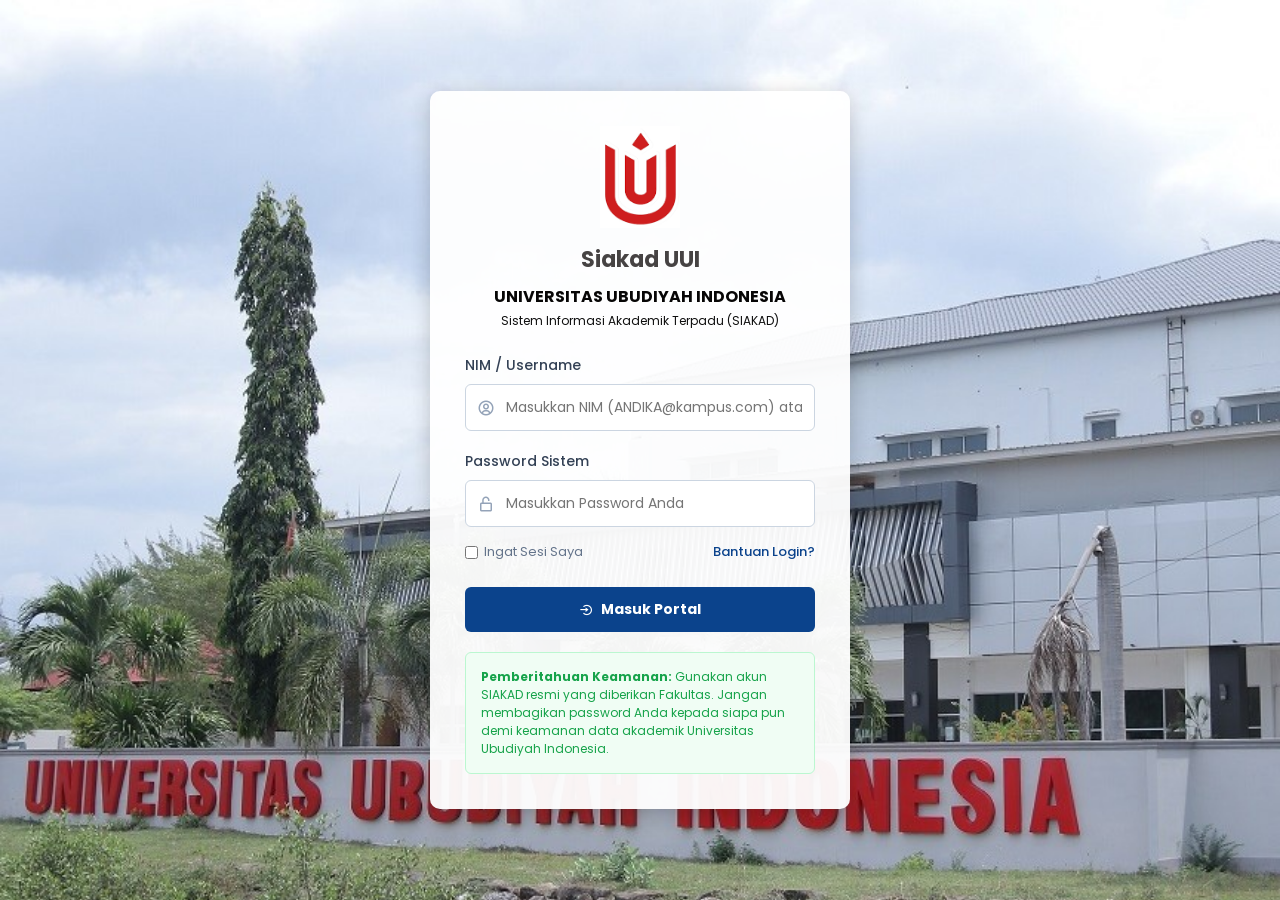
<file: index.html>
<!DOCTYPE html>
<html lang="en">
<head>
    <meta charset="UTF-8">
    <meta name="viewport" content="width=device-width, initial-scale=1.0">
    <title>SIAKAD - Universitas Ubudiyah Indonesia</title>
    <link href="https://fonts.googleapis.com/css2?family=Poppins:wght@300;400;500;600;700&display=swap" rel="stylesheet">
    <link href='https://unpkg.com/boxicons@2.1.4/css/boxicons.min.css' rel='stylesheet'>
    
    <style>
        /* ==========================================
           1. RESET & BASE STYLES 
           ========================================== */
        * {
            margin: 0;
            padding: 0;
            box-sizing: border-box;
            font-family: 'Poppins', sans-serif;
        }

        :root {
            --siakad-blue: #0f172a; 
            --siakad-accent: #0284c7; 
            --primary-hover: #0369a1;
            --bg-body: #f1f5f9;
            --text-main: #1e293b;
            --text-muted: #64748b;
            --border-color: #e2e8f0;
            --success: #10b981;
            --warning: #f59e0b;
            --danger: #ef4444;
            --sidebar-width: 260px;
        }

        body {
            background-color: var(--bg-body);
            color: var(--text-main);
            overflow-x: hidden;
        }

        /* Utility classes for page routing */
        .page {
            display: none !important;
            min-height: 100vh;
            width: 100%;
        }

        .page.active {
            display: block !important;
        }
        
        #login-page.page.active {
            display: flex !important;
        }
        /* ==========================================
           2. SIAKAD LOGIN STYLES 
           ========================================== */
        .siakad-btn:hover {
            background-color: #08336e !important;
        }

        .siakad-input-wrapper i {
            position: absolute;
            left: 12px;
            top: 50%;
            transform: translateY(-50%);
            color: #94a3b8;
            font-size: 18px;
        }

        /* ==========================================
           3. DASHBOARD GENERAL LAYOUT 
           ========================================== */
        .dashboard-container {
            display: flex;
            min-height: 100vh;
            width: 100%;
        }

        /* Sidebar Styling */
        .sidebar {
            width: var(--sidebar-width);
            background-color: var(--siakad-blue);
            color: white;
            display: flex;
            flex-direction: column;
            position: fixed;
            height: 100vh;
            left: 0;
            top: 0;
            z-index: 100;
            transition: all 0.3s ease;
        }

        .sidebar-header {
            padding: 24px;
            display: flex;
            align-items: center;
            gap: 12px;
            border-bottom: 1px solid rgba(255,255,255,0.1);
        }

        .sidebar-header img {
            width: 40px;
            height: auto;
        }

        .sidebar-brand h1 {
            font-size: 16px;
            font-weight: 700;
            letter-spacing: 0.5px;
        }

        .sidebar-brand p {
            font-size: 11px;
            color: #94a3b8;
        }

        .sidebar-menu {
            flex: 1;
            padding: 24px 16px;
            display: flex;
            flex-direction: column;
            gap: 8px;
        }

        .menu-links a {
            display: flex;
            align-items: center;
            gap: 14px;
            padding: 12px 16px;
            color: #94a3b8;
            text-decoration: none;
            border-radius: 8px;
            font-size: 14px;
            font-weight: 500;
            transition: all 0.2s ease;
        }

        .menu-links a:hover, .menu-links a.active {
            color: white;
            background-color: rgba(255, 255, 255, 0.08);
        }

        .menu-links a.active {
            background-color: var(--siakad-accent);
        }

        .menu-links a i {
            font-size: 20px;
        }

        .sidebar-footer {
            padding: 16px;
            border-top: 1px solid rgba(255,255,255,0.1);
        }

        .btn-logout {
            width: 100%;
            display: flex;
            align-items: center;
            gap: 12px;
            padding: 12px;
            background: rgba(239, 68, 68, 0.1);
            color: #f87171;
            border: none;
            border-radius: 8px;
            cursor: pointer;
            font-weight: 500;
            font-size: 14px;
            transition: all 0.2s;
        }

        .btn-logout:hover {
            background: #ef4444;
            color: white;
        }

        /* Main Content Styling */
        .main-content {
            margin-left: var(--sidebar-width);
            flex: 1;
            padding: 32px;
            min-height: 100vh;
        }

        .top-navbar {
            display: flex;
            justify-content: space-between;
            align-items: center;
            margin-bottom: 32px;
            background: white;
            padding: 16px 24px;
            border-radius: 12px;
            box-shadow: 0 1px 3px rgba(0,0,0,0.05);
        }

        .page-title h2 {
            font-size: 20px;
            font-weight: 600;
        }

        .user-profile-top {
            display: flex;
            align-items: center;
            gap: 12px;
        }

        .user-info-text {
            text-align: right;
        }

        .user-info-text .name {
            font-size: 14px;
            font-weight: 600;
            display: block;
        }

        .user-info-text .role {
            font-size: 12px;
            color: var(--text-muted);
        }

        .avatar-circle {
            width: 40px;
            height: 40px;
            border-radius: 50%;
            background-color: var(--siakad-accent);
            color: white;
            display: flex;
            align-items: center;
            justify-content: center;
            font-weight: 600;
        }

        /* ==========================================
           4. MAHASISWA DASHBOARD STYLES 
           ========================================== */
        .welcome-banner {
            background: linear-gradient(135deg, #1e293b 0%, #0f172a 100%);
            color: white;
            padding: 32px;
            border-radius: 16px;
            margin-bottom: 32px;
            position: relative;
            overflow: hidden;
            box-shadow: 0 4px 6px -1px rgba(0,0,0,0.1);
        }

        .welcome-banner h3 {
            font-size: 24px;
            margin-bottom: 8px;
        }

        .welcome-banner p {
            color: #94a3b8;
            font-size: 14px;
            max-width: 600px;
        }

        .stats-grid {
            display: grid;
            grid-template-columns: repeat(auto-fit, minmax(220px, 1fr));
            gap: 24px;
            margin-bottom: 32px;
        }

        .stat-card {
            background: white;
            padding: 24px;
            border-radius: 12px;
            display: flex;
            align-items: center;
            justify-content: space-between;
            box-shadow: 0 1px 3px rgba(0,0,0,0.05);
            border: 1px solid var(--border-color);
        }

        .stat-details span {
            font-size: 13px;
            color: var(--text-muted);
            display: block;
            margin-bottom: 4px;
        }

        .stat-details h3 {
            font-size: 24px;
            font-weight: 700;
        }

        .stat-icon {
            width: 48px;
            height: 48px;
            border-radius: 10px;
            display: flex;
            align-items: center;
            justify-content: center;
            font-size: 24px;
        }

        .stat-icon.blue { background: rgba(2, 132, 199, 0.1); color: var(--siakad-accent); }
        .stat-icon.green { background: rgba(16, 185, 129, 0.1); color: var(--success); }
        .stat-icon.orange { background: rgba(245, 158, 11, 0.1); color: var(--warning); }

        .content-grid {
            display: grid;
            grid-template-columns: 2fr 1fr;
            gap: 24px;
        }

        .data-card {
            background: white;
            padding: 24px;
            border-radius: 12px;
            box-shadow: 0 1px 3px rgba(0,0,0,0.05);
            border: 1px solid var(--border-color);
        }

        .card-header {
            display: flex;
            justify-content: space-between;
            align-items: center;
            margin-bottom: 20px;
            padding-bottom: 12px;
            border-bottom: 1px solid var(--border-color);
        }

        .card-header h4 {
            font-size: 16px;
            font-weight: 600;
        }

        /* Table Design */
        .siakad-table-wrapper {
            overflow-x: auto;
        }

        .siakad-table {
            width: 100%;
            border-collapse: collapse;
            text-align: left;
            font-size: 14px;
        }

        .siakad-table th {
            background-color: #f8fafc;
            padding: 12px 16px;
            font-weight: 600;
            color: var(--text-muted);
            border-bottom: 2px solid var(--border-color);
        }

        .siakad-table td {
            padding: 14px 16px;
            border-bottom: 1px solid var(--border-color);
        }

        .badge {
            padding: 4px 8px;
            border-radius: 4px;
            font-size: 12px;
            font-weight: 500;
        }

        .badge.success { background: #d1fae5; color: #065f46; }
        .badge.info { background: #e0f2fe; color: #0369a1; }

        /* Timeline Info */
        .info-timeline {
            display: flex;
            flex-direction: column;
            gap: 16px;
        }

        .timeline-item {
            display: flex;
            gap: 12px;
        }

        .tl-icon {
            width: 32px;
            height: 32px;
            border-radius: 50%;
            background: #f1f5f9;
            display: flex;
            align-items: center;
            justify-content: center;
            font-size: 16px;
            flex-shrink: 0;
        }

        .tl-content h5 {
            font-size: 13px;
            font-weight: 600;
            margin-bottom: 2px;
        }

        .tl-content p {
            font-size: 12px;
            color: var(--text-muted);
            margin-bottom: 2px;
        }

        .tl-content span {
            font-size: 11px;
            color: var(--text-muted);
        }

        /* ==========================================
           5. ADMIN DASHBOARD STYLES 
           ========================================== */
        .sub-section {
            display: none;
        }

        .sub-section.active {
            display: block;
        }

        .admin-control-box {
            background: white;
            padding: 24px;
            border-radius: 12px;
            box-shadow: 0 1px 3px rgba(0,0,0,0.05);
            border: 1px solid var(--border-color);
            margin-bottom: 24px;
        }

        /* Toggle Switch */
        .switch-container {
            display: flex;
            align-items: center;
            gap: 16px;
        }

        .switch {
            position: relative;
            display: inline-block;
            width: 50px;
            height: 26px;
        }

        .switch input { 
            opacity: 0;
            width: 0;
            height: 0;
        }

        .slider {
            position: absolute;
            cursor: pointer;
            top: 0;
            left: 0;
            right: 0;
            bottom: 0;
            background-color: #cbd5e1;
            transition: .4s;
            border-radius: 34px;
        }

        .slider:before {
            position: absolute;
            content: "";
            height: 18px;
            width: 18px;
            left: 4px;
            bottom: 4px;
            background-color: white;
            transition: .4s;
            border-radius: 50%;
        }

        input:checked + .slider {
            background-color: var(--danger);
        }

        input:checked + .slider:before {
            transform: translateX(24px);
        }

        /* System Logs Container */
        .log-terminal {
            background-color: #0f172a;
            color: #38bdf8;
            font-family: 'Courier New', Courier, monospace;
            padding: 20px;
            border-radius: 8px;
            height: 350px;
            overflow-y: auto;
            font-size: 13px;
            box-shadow: inset 0 2px 8px rgba(0,0,0,0.5);
        }

        .log-item {
            margin-bottom: 8px;
            line-height: 1.4;
        }

        .log-time { color: #64748b; margin-right: 8px; }
        .log-status.info { color: #34d399; }
        .log-status.warning { color: #fbbf24; }
        .log-status.critical { color: #f87171; font-weight: bold; }
    </style>
</head>
<body>

    <div id="login-page" class="page active" style="background-image: url('bangunan ubudiyah1.jpg'); background-size: cover; background-position: center; min-height: 100vh; display: flex; align-items: center; justify-content: center; width: 100%;">
        
        <div class="siakad-login-wrapper" style="position: relative; z-index: 10000; width: 100%; max-width: 420px; background: rgba(255, 255, 255, 0.95); padding: 35px; border-radius: 10px; box-shadow: 0 4px 20px rgba(0,0,0,0.2); box-sizing: border-box; margin: 20px;">
            
            <div style="text-align: center; margin-bottom: 25px; width: 100%;">
                <img src="logo uui yang telah di edit.png" alt="Logo UUI" style="width: 80px; height: auto; margin-bottom: 15px; display: block; margin-left: auto; margin-right: auto;">
                <span style="font-weight: bold; font-size: 22px; color: #464343; display: block; margin-bottom: 10px;">Siakad UUI</span>
                <h2 style="margin: 0; font-size: 16px; color: #070606; font-weight: bold; line-height: 1.4;">UNIVERSITAS UBUDIYAH INDONESIA</h2>
                <p style="margin: 5px 0 0 0; font-size: 12px; color: #0f0f0f; line-height: 1.4;">Sistem Informasi Akademik Terpadu (SIAKAD)</p>
            </div>

            <div class="siakad-login-body">
                <form onsubmit="handleLogin(event)">
                    <label class="siakad-label" style="display: block; font-size: 14px; font-weight: 500; margin-bottom: 8px; color: #334155;">NIM / Username</label>
                    <div class="siakad-input-wrapper" style="position: relative; margin-bottom: 20px;">
                        <i class='bx bx-user-circle'></i>
                        <input type="text" id="usernameInput" placeholder="Masukkan NIM (ANDIKA@kampus.com) atau admin" required style="width: 100%; padding: 12px 12px 12px 40px; border: 1px solid #cbd5e1; border-radius: 6px; font-size: 14px; outline: none;">
                    </div>

                    <label class="siakad-label" style="display: block; font-size: 14px; font-weight: 500; margin-bottom: 8px; color: #334155;">Password Sistem</label>
                    <div class="siakad-input-wrapper" style="position: relative; margin-bottom: 15px;">
                        <i class='bx bx-lock-open-alt'></i>
                        <input type="password" id="passwordInput" placeholder="Masukkan Password Anda" required style="width: 100%; padding: 12px 12px 12px 40px; border: 1px solid #cbd5e1; border-radius: 6px; font-size: 14px; outline: none;">
                    </div>

                    <div style="display: flex; justify-content: space-between; align-items: center; margin-bottom: 25px; font-size: 13px;">
                        <label style="display: flex; align-items: center; gap: 6px; color: #64748b; cursor: pointer;">
                            <input type="checkbox" style="accent-color: #0b438c;"> Ingat Sesi Saya
                        </label>
                        <a href="#" style="color: #0b438c; text-decoration: none; font-weight: 500;">Bantuan Login?</a>
                    </div>

                    <button type="submit" class="siakad-btn" style="width: 100%; padding: 12px; background-color: #0b438c; color: white; border: none; border-radius: 6px; font-weight: bold; cursor: pointer; display: flex; align-items: center; justify-content: center; gap: 8px; font-size: 14px; transition: background 0.2s;">
                        <i class='bx bx-log-in-circle'></i> Masuk Portal
                    </button>
                </form>

                <div class="siakad-footer-notice" style="background-color: #f0fdf4; padding: 15px; border-radius: 6px; border: 1px solid #bbf7d0; margin-top: 20px; box-sizing: border-box;">
                    <p style="margin: 0; font-size: 12px; color: #16a34a; line-height: 1.5; text-align: left;">
                        <strong>Pemberitahuan Keamanan:</strong> Gunakan akun SIAKAD resmi yang diberikan Fakultas. Jangan membagikan password Anda kepada siapa pun demi keamanan data akademik Universitas Ubudiyah Indonesia.
                    </p>
                </div>
            </div> </div> </div> <div id="mahasiswa-page" class="page">
        <div class="dashboard-container">
            <aside class="sidebar">
                <div class="sidebar-header">
                    <img src="logo uui yang telah di edit.png" alt="Logo">
                    <div class="sidebar-brand">
                        <h1>SIAKAD UUI</h1>
                        <p>Portal Mahasiswa</p>
                    </div>
                </div>
                <nav class="sidebar-menu menu-links">
                    <a href="#" class="active"><i class='bx bx-grid-alt'></i> Dashboard Overview</a>
                    <a href="#"><i class='bx bx-book-open'></i> Kartu Rencana Studi (KRS)</a>
                    <a href="#"><i class='bx bx-file'></i> Hasil Studi KHS</a>
                    <a href="#"><i class='bx bx-money'></i> Keuangan & UKT</a>
                    <a href="#"><i class='bx bx-user'></i> Profil Akademik</a>
                </nav>
                <div class="sidebar-footer">
                    <button class="btn-logout" onclick="logoutSystem()"><i class='bx bx-log-out'></i> Keluar Portal</button>
                </div>
            </aside>

            <main class="main-content">
                <div class="top-navbar">
                    <div class="page-title">
                        <h2>Dashboard Overview</h2>
                    </div>
                    <div class="user-profile-top">
                        <div class="user-info-text">
                            <span class="name">ANDIKA RAMADHANA</span>
                            <span class="role">NIM: 2201010344</span>
                        </div>
                        <div class="avatar-circle">AR</div>
                    </div>
                </div>

                <div class="welcome-banner">
                    <h3>Halo, ANDIKA RAMADHANA!</h3>
                    <p>Selamat datang di Sistem Informasi Akademik Terpadu Universitas Ubudiyah Indonesia. Selalu pantau berkas akademik, jadwal perkuliahan, dan administrasi UKT Anda secara berkala.</p>
                </div>

                <div class="stats-grid">
                    <div class="stat-card">
                        <div class="stat-details">
                            <span>Indeks Prestasi Kumulatif (IPK)</span>
                            <h3>3.75</h3>
                        </div>
                        <div class="stat-icon blue"><i class='bx bx-trophy'></i></div>
                    </div>
                    <div class="stat-card">
                        <div class="stat-details">
                            <span>Total SKS Diambil</span>
                            <h3 id="dash-sks">0</h3>
                        </div>
                        <div class="stat-icon green"><i class='bx bx-book'></i></div>
                    </div>
                    <div class="stat-card">
                        <div class="stat-details">
                            <span>Status Semester</span>
                            <h3>Aktif (Smt 4)</h3>
                        </div>
                        <div class="stat-icon orange"><i class='bx bx-user-check'></i></div>
                    </div>
                </div>

                <div class="content-grid">
                    <div class="data-card">
                        <div class="card-header">
                            <h4>KRS Semester Berjalan (SIAKAD Aktif)</h4>
                            <span class="badge success">Disetujui Dosen Wali</span>
                        </div>
                        <div class="siakad-table-wrapper">
                            <table class="siakad-table">
                               <thead>
                                   <tr>
                                       <th>Kode</th>
                                       <th>Mata Kuliah</th>
                                       <th>SKS</th>
                                       <th>Dosen Pengampu</th>
                                   </tr>
                               </thead>
                               <tbody id="krs-table-body">
                                   </tbody>
                            </table>
                        </div>
                    </div>

                    <div class="data-card">
                        <div class="card-header">
                            <h4>Pengumuman Kampus</h4>
                        </div>
                        <div class="info-timeline">
                            <div class="timeline-item">
                                <div class="tl-icon"><i class='bx bx-notification' style='color: var(--siakad-accent);'></i></div>
                                <div class="tl-content">
                                    <h5>Pengisian KRS Genap 2026</h5>
                                    <p>Batas akhir pengisian KRS dan pembayaran UKT diperpanjang hingga akhir minggu ini.</p>
                                    <span>02 Juli 2026</span>
                                </div>
                            </div>
                            <div class="timeline-item">
                                <div class="tl-icon"><i class='bx bx-info-circle' style='color: var(--warning);'></i></div>
                                <div class="tl-content">
                                    <h5>UAS Praktikum Imk</h5>
                                    <p>Jangan lupa mengunggah file project rancangan aplikasi SIAKAD Anda ke repositori.</p>
                                    <span>28 Juni 2026</span>
                                </div>
                            </div>
                        </div>
                    </div>
                </div>
            </main>
        </div>
    </div>


    <div id="admin-page" class="page">
        <div class="dashboard-container">
            <aside class="sidebar" style="background-color: #1e293b;">
                <div class="sidebar-header" style="border-bottom: 1px solid rgba(255,255,255,0.05);">
                    <img src="logo uui yang telah di edit.png" alt="Logo">
                    <div class="sidebar-brand">
                        <h1>SIAKAD ADMIN</h1>
                        <p>Kontrol Sistem Utama</p>
                    </div>
                </div>
                <nav class="sidebar-menu menu-links">
                    <a href="#" id="nav-admin-logs" class="active" onclick="switchAdminSection('admin-logs')"><i class='bx bx-terminal'></i> Log Sistem & Kontrol</a>
                    <a href="#" id="nav-admin-mhs" onclick="switchAdminSection('admin-mhs')"><i class='bx bx-user-pin'></i> Manajemen Mahasiswa</a>
                </nav>
                <div class="sidebar-footer">
                    <button class="btn-logout" onclick="logoutSystem()"><i class='bx bx-log-out'></i> Keluar Admin</button>
                </div>
            </aside>

            <main class="main-content">
                <div class="top-navbar">
                    <div class="page-title">
                        <h2>Sistem Kontrol & Log Aplikasi</h2>
                    </div>
                    <div class="user-profile-top">
                        <div class="user-info-text">
                            <span class="name">Administrator Utama</span>
                            <span class="role" id="server-status"><i class='bx bx-server' style='color: var(--success);'></i> Server Status: Healthy</span>
                        </div>
                        <div class="avatar-circle" style="background-color: var(--danger);">AD</div>
                    </div>
                </div>

                <section id="admin-logs" class="sub-section active">
                    <div class="admin-control-box">
                        <div class="switch-container">
                            <label class="switch">
                                <input type="checkbox" id="maintenanceToggle" onchange="toggleMaintenance()">
                                <span class="slider"></span>
                            </label>
                            <div>
                                <h4 style="font-size: 15px; font-weight: 600;">Aktifkan Mode Perbaikan Sistem (Maintenance Mode)</h4>
                                <p style="font-size: 12px; color: var(--text-muted); margin-top: 2px;">Jika aktif, seluruh akun Mahasiswa biasa akan terisolasi dan ditolak masuk dengan pesan pemberitahuan sistem sedang dalam perbaikan.</p>
                            </div>
                        </div>
                    </div>

                    <div class="stats-grid" style="grid-template-columns: repeat(auto-fit, minmax(200px, 1fr));">
                        <div class="stat-card">
                            <div class="stat-details"><span>Total Log Hari Ini</span><h3>1,248</h3></div>
                            <div class="stat-icon blue"><i class='bx bx-list-check'></i></div>
                        </div>
                        <div class="stat-card">
                            <div class="stat-details"><span>Uptime Server</span><h3>99.9%</h3></div>
                            <div class="stat-icon green"><i class='bx bx-pulse'></i></div>
                        </div>
                        <div class="stat-card">
                            <div class="stat-details"><span>Error Terdeteksi</span><h3>12</h3></div>
                            <div class="stat-icon style" style="background: rgba(239, 68, 68, 0.1); color: var(--danger);"><i class='bx bx-bug-alt'></i></div>
                        </div>
                    </div>

                    <div class="data-card">
                        <div class="card-header">
                            <h4>Riwayat Log Sistem</h4>
                            <div style="display: flex; gap: 10px;">
                                <button style="padding: 6px 12px; font-size:12px; font-weight:500; cursor:pointer; background:#f1f5f9; border:1px solid #cbd5e1; border-radius:6px;"><i class='bx bx-refresh'></i> Refresh</button>
                                <button style="padding: 6px 12px; font-size:12px; font-weight:500; cursor:pointer; background:#1e293b; color:white; border:none; border-radius:6px;"><i class='bx bx-download' ></i> Download Log (.csv)</button>
                            </div>
                        </div>
                        <div class="log-terminal" id="logContainer">
                            </div>
                    </div>
                </section>

                <section id="admin-mhs" class="sub-section">
                    <div class="data-card">
                        <div class="card-header">
                            <h4>Daftar Mahasiswa Terdaftar di SIAKAD</h4>
                        </div>
                        <div class="siakad-table-wrapper">
                            <table class="siakad-table">
                                <thead>
                                    <tr>
                                        <th>NIM</th>
                                        <th>Nama Lengkap</th>
                                        <th>Program Studi</th>
                                        <th>SKS Genap</th>
                                        <th>Aksi Kontrol</th>
                                    </tr>
                                </thead>
                                <tbody>
                                    <tr>
                                        <td>2201010344</td>
                                        <td><strong>ANDIKA RAMADHANA</strong></td>
                                        <td>S1 Informatika</td>
                                        <td>15 SKS</td>
                                        <td><button style="padding: 4px 8px; font-size:12px; color:white; background:var(--siakad-accent); border:none; border-radius:4px; cursor:pointer;">Edit Data</button></td>
                                    </tr>
                                </tbody>
                            </table>
                        </div>
                    </div>
                </section>
            </main>
        </div>
    </div>

    <script>
        let isMaintenance = false;

        const daftarMataKuliahKRS = [
            { id: "mk1", kode: "INF301", nama: "Pemrograman Web Lanjut", sks: 3, dosen: "Rendra, M.Kom", diambil: true },
            { id: "mk2", kode: "INF302", nama: "Desain UI/UX Efektif", sks: 3, dosen: "Siti Rahma, M.Sc", diambil: true },
            { id: "mk3", kode: "INF303", nama: "Basis Data Terdistribusi", sks: 4, dosen: "Budi Utomo, Ph.D", diambil: true },
            { id: "mk4", kode: "INF304", nama: "Kecerdasan Buatan (AI)", sks: 3, dosen: "Prof. Dr. Irwan", diambil: true },
            { id: "mk5", kode: "INF305", nama: "Keamanan Jaringan Cyber", sks: 3, dosen: "Asrul Aziz, M.T", diambil: true },
        ];

        const riwayatNilaiKHS = [
            { kode: "INF101", nama: "Dasar Pemrograman", sks: 3, nilai: "A", bobot: "4.00" },
            { kode: "INF102", nama: "Matematika Diskrit", sks: 3, nilai: "A-", bobot: "3.75" },
            { kode: "INF201", nama: "Struktur Data & Algoritma", sks: 4, nilai: "B+", bobot: "3.50" },
            { kode: "INF202", nama: "Arsitektur Komputer", sks: 3, nilai: "A", bobot: "4.00" }
        ];

        function initData() {
            renderKRS();
            updateDashboardSKS();
        }

        function renderKRS() {
            const tableBody = document.getElementById('krs-table-body');
            if(!tableBody) return;
            tableBody.innerHTML = '';
            
            daftarMataKuliahKRS.forEach(mk => {
                if(mk.diambil) {
                    const row = `<tr>
                        <td>${mk.kode}</td>
                        <td><strong>${mk.nama}</strong></td>
                        <td>${mk.sks} SKS</td>
                        <td>${mk.dosen}</td>
                    </tr>`;
                    tableBody.innerHTML += row;
                }
            });
        }

        function updateDashboardSKS() {
            let total = 0;
            daftarMataKuliahKRS.forEach(mk => { if(mk.diambil) total += mk.sks; });
            document.getElementById('dash-sks').innerText = total;
        }

        function switchAdminSection(sectionId) {
            document.querySelectorAll('#admin-page .sub-section').forEach(s => {
                s.style.display = 'none';
            });
            document.querySelectorAll('#admin-page .sidebar .menu-links a').forEach(a => {
                a.classList.remove('active');
            });

            const targetSection = document.getElementById(sectionId);
            if (targetSection) {
                targetSection.style.display = 'block';
            }
            if(sectionId === 'admin-logs') {
                document.getElementById('nav-admin-logs').classList.add('active');
            } else if (sectionId === 'admin-mhs') {
                document.getElementById('nav-admin-mhs').classList.add('active');
            }
        }

        function handleLogin(event) {
            event.preventDefault(); 
            
            const user = document.getElementById('usernameInput').value.trim();

            if (user === 'admin') {
                switchPage('admin-page');
                addLog('INFO', 'Admin Panel dibuka.');
            } else {
                if (isMaintenance) {
                    alert('Sistem sedang Pemeliharaan! Akses mahasiswa ditutup sementara.');
                    return;
                }
                switchPage('mahasiswa-page');
                initData();
                addLog('INFO', `User ${user} berhasil login.`);
            }
        }

        function switchPage(pageId) {
            document.querySelectorAll('.page').forEach(p => p.classList.remove('active'));
            const target = document.getElementById(pageId);
            if(target) target.classList.add('active');
        }

        function logoutSystem() {
            switchPage('login-page');
            document.getElementById('usernameInput').value = '';
            document.getElementById('passwordInput').value = '';
            addLog('INFO', 'User melakukan logout dari sistem.');
        }

        function toggleMaintenance() {
            const checkbox = document.getElementById('maintenanceToggle');
            const statusLabel = document.getElementById('server-status');
            isMaintenance = checkbox.checked;

            if (isMaintenance) {
                statusLabel.innerHTML = "<i class='bx bx-server' style='color: var(--danger); margin-right: 5px;'></i> Server Status: Maintenance Mode";
                addLog('CRITICAL', 'Mode Maintenance diaktifkan oleh admin.');
            } else {
                statusLabel.innerHTML = "<i class='bx bx-server' style='color: var(--success); margin-right: 5px;'></i> Server Status: Healthy";
                addLog('INFO', 'Mode Maintenance dinonaktifkan.');
            }
        }

        function addLog(status, message) {
            const container = document.getElementById('logContainer');
            if(!container) return;
            const now = new Date();
            const timeStr = `[${now.getHours().toString().padStart(2, '0')}:${now.getMinutes().toString().padStart(2, '0')}:${now.getSeconds().toString().padStart(2, '0')}]`;
            let statusClass = 'info';
            if (status === 'WARN') statusClass = 'warning';
            if (status === 'CRITICAL') statusClass = 'critical';

            const newLog = document.createElement('div');
            newLog.className = 'log-item';
            newLog.innerHTML = `<span class=\"log-time\">${timeStr}</span><span class=\"log-status ${statusClass}\">[${status}]</span> ${message}`;
            container.appendChild(newLog);
        }

        // Jalankan log awal bawaan admin
        window.onload = function() {
            addLog('INFO', 'Sistem SIAKAD Universitas Ubudiyah Indonesia berhasil dimuat.');
            addLog('INFO', 'Menunggu koneksi dari pengguna...');
        };
    </script>
</body>
</html>
</file>
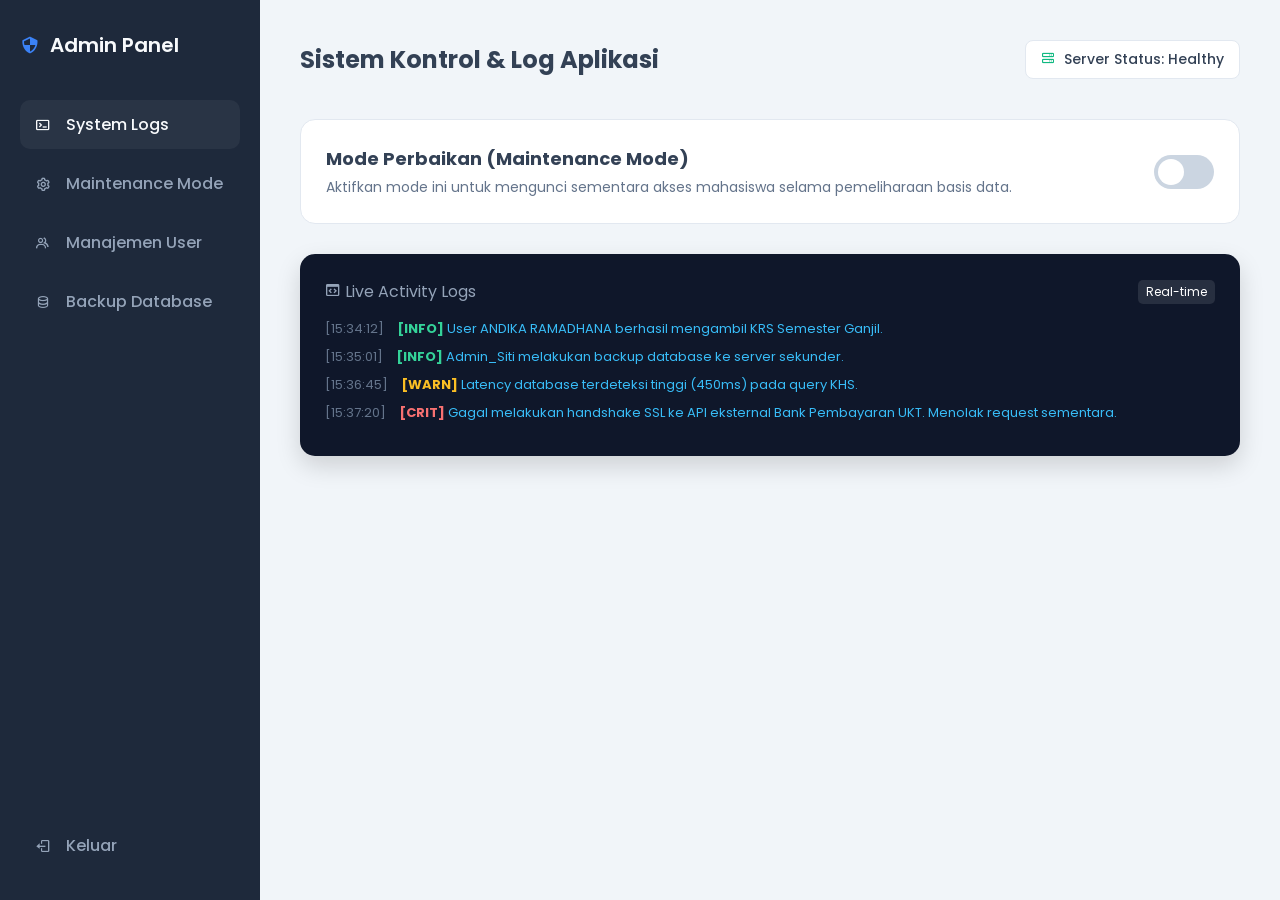
<file: dahboard_admin.html>
<!DOCTYPE html>
<html lang="en">
<head
  charset="UTF-8">
    <meta name="viewport" content="width=device-width, initial-scale=1.0">
    <title>Login SIAKAD Ubudiyah</title>
</head>
</head>
    <meta charset="UTF-8">
    <meta name="viewport" content="width=device-width, initial-scale=1.0">
    <title>Admin Panel - Maintenance & Logs</title>
    <link href="https://fonts.googleapis.com/css2?family=Poppins:wght@300;400;500;600&display=swap" rel="stylesheet">
    <link href='https://unpkg.com/boxicons@2.1.4/css/boxicons.min.css' rel='stylesheet'>
    <style>
        * {
            margin: 0;
            padding: 0;
            box-sizing: border-box;
            font-family: 'Poppins', sans-serif;
        }

        :root {
            --admin-dark: #0f172a;
            --admin-sidebar: #1e293b;
            --bg-body: #f1f5f9;
            --primary: #3b82f6;
            --danger: #ef4444;
            --success: #10b981;
            --text-light: #f8fafc;
        }

        body {
            background-color: var(--bg-body);
            color: #334155;
            display: flex;
            min-height: 100vh;
        }

        /* Sidebar Admin */
        .sidebar {
            width: 260px;
            background: var(--admin-sidebar);
            padding: 30px 20px;
            display: flex;
            flex-direction: column;
            justify-content: space-between;
        }

        .logo-area {
            display: flex;
            align-items: center;
            gap: 10px;
            font-size: 20px;
            font-weight: 600;
            color: var(--text-light);
            margin-bottom: 40px;
        }

        .menu-links {
            list-style: none;
            display: flex;
            flex-direction: column;
            gap: 10px;
        }

        .menu-links a {
            display: flex;
            align-items: center;
            gap: 15px;
            padding: 12px 15px;
            color: #94a3b8;
            text-decoration: none;
            border-radius: 10px;
            font-weight: 500;
            transition: all 0.3s ease;
        }

        .menu-links a:hover, .menu-links a.active {
            background: rgba(255, 255, 255, 0.05);
            color: var(--text-light);
        }

        /* Content Area */
        .main-content {
            flex: 1;
            padding: 40px;
            overflow-y: auto;
        }

        .top-nav {
            display: flex;
            justify-content: space-between;
            align-items: center;
            margin-bottom: 40px;
        }

        /* Maintenance Banner Component */
        .maintenance-card {
            background: white;
            border-radius: 15px;
            padding: 25px;
            border: 1px solid #e2e8f0;
            margin-bottom: 30px;
            display: flex;
            justify-content: space-between;
            align-items: center;
        }

        /* Switch Toggle Button */
        .switch {
            position: relative;
            display: inline-block;
            width: 60px;
            height: 34px;
        }

        .switch input { opacity: 0; width: 0; height: 0; }

        .slider {
            position: absolute;
            cursor: pointer;
            top: 0; left: 0; right: 0; bottom: 0;
            background-color: #cbd5e1;
            transition: .4s;
            border-radius: 34px;
        }

        .slider:before {
            position: absolute;
            content: "";
            height: 26px; width: 26px;
            left: 4px; bottom: 4px;
            background-color: white;
            transition: .4s;
            border-radius: 50%;
        }

        input:checked + .slider { background-color: var(--danger); }
        input:checked + .slider:before { transform: translateX(26px); }

        /* Log Terminal View */
        .log-terminal {
            background: var(--admin-dark);
            color: #38bdf8;
            border-radius: 15px;
            padding: 25px;
            font-family: 'Courier New', Courier, monospace;
            box-shadow: 0 10px 25px rgba(0,0,0,0.15);
        }

        .log-title {
            color: #94a3b8;
            font-family: 'Poppins', sans-serif;
            margin-bottom: 15px;
            display: flex;
            justify-content: space-between;
            align-items: center;
        }

        .log-item {
            margin-bottom: 8px;
            font-size: 13px;
        }

        .log-time { color: #64748b; margin-right: 10px; }
        .log-status { font-weight: bold; }
        .log-status.info { color: #34d399; }
        .log-status.warning { color: #fbbf24; }
        .log-status.critical { color: #f87171; }
    </style>
</head>
<body>

    <!-- SIDEBAR ADMIN -->
    <div class="sidebar">
        <div>
            <div class="logo-area">
                <i class='bx bx-shield-quarter' style="color: var(--primary);"></i>
                <span>Admin Panel</span>
            </div>
            <ul class="menu-links">
                <li><a href="#" class="active"><i class='bx bx-terminal'></i> System Logs</a></li>
                <li><a href="#"><i class='bx bx-cog'></i> Maintenance Mode</a></li>
                <li><a href="#"><i class='bx bx-group'></i> Manajemen User</a></li>
                <li><a href="#"><i class='bx bx-data'></i> Backup Database</a></li>
            </ul>
        </div>
        <div>
            <ul class="menu-links">
                <li><a href="#" class="logout-btn"><i class='bx bx-log-out'></i> Keluar</a></li>
            </ul>
        </div>
    </div>

    <!-- MAIN CONTENT -->
    <div class="main-content">
        <div class="top-nav">
            <h2>Sistem Kontrol & Log Aplikasi</h2>
            <span style="background: white; padding: 8px 15px; border-radius: 8px; font-size: 14px; font-weight: 500; border: 1px solid #e2e8f0;">
                <i class='bx bx-server' style="color: var(--success); margin-right: 5px;"></i> Server Status: Healthy
            </span>
        </div>

        <!-- MAINTENANCE CARD -->
        <div class="maintenance-card">
            <div>
                <h3 style="font-size: 18px; margin-bottom: 5px;">Mode Perbaikan (Maintenance Mode)</h3>
                <p style="color: #64748b; font-size: 14px;">Aktifkan mode ini untuk mengunci sementara akses mahasiswa selama pemeliharaan basis data.</p>
            </div>
            <label class="switch">
                <input type="checkbox">
                <span class="slider"></span>
            </label>
        </div>

        <!-- LOG TERMINAL VIEW -->
        <div class="log-terminal">
            <div class="log-title">
                <span><i class='bx bx-code-block'></i> Live Activity Logs</span>
                <span style="font-size: 12px; background: rgba(255,255,255,0.1); padding: 3px 8px; border-radius: 5px; color: #fff;">Real-time</span>
            </div>
            
            <div class="log-item">
                <span class="log-time">[15:34:12]</span>
                <span class="log-status info">[INFO]</span> User ANDIKA RAMADHANA berhasil mengambil KRS Semester Ganjil.
            </div>
            <div class="log-item">
                <span class="log-time">[15:35:01]</span>
                <span class="log-status info">[INFO]</span> Admin_Siti melakukan backup database ke server sekunder.
            </div>
            <div class="log-item">
                <span class="log-time">[15:36:45]</span>
                <span class="log-status warning">[WARN]</span> Latency database terdeteksi tinggi (450ms) pada query KHS.
            </div>
            <div class="log-item">
                <span class="log-time">[15:37:20]</span>
                <span class="log-status critical">[CRIT]</span> Gagal melakukan handshake SSL ke API eksternal Bank Pembayaran UKT. Menolak request sementara.
            </div>
        </div>
    </div>

</body>
</html>
</file>
